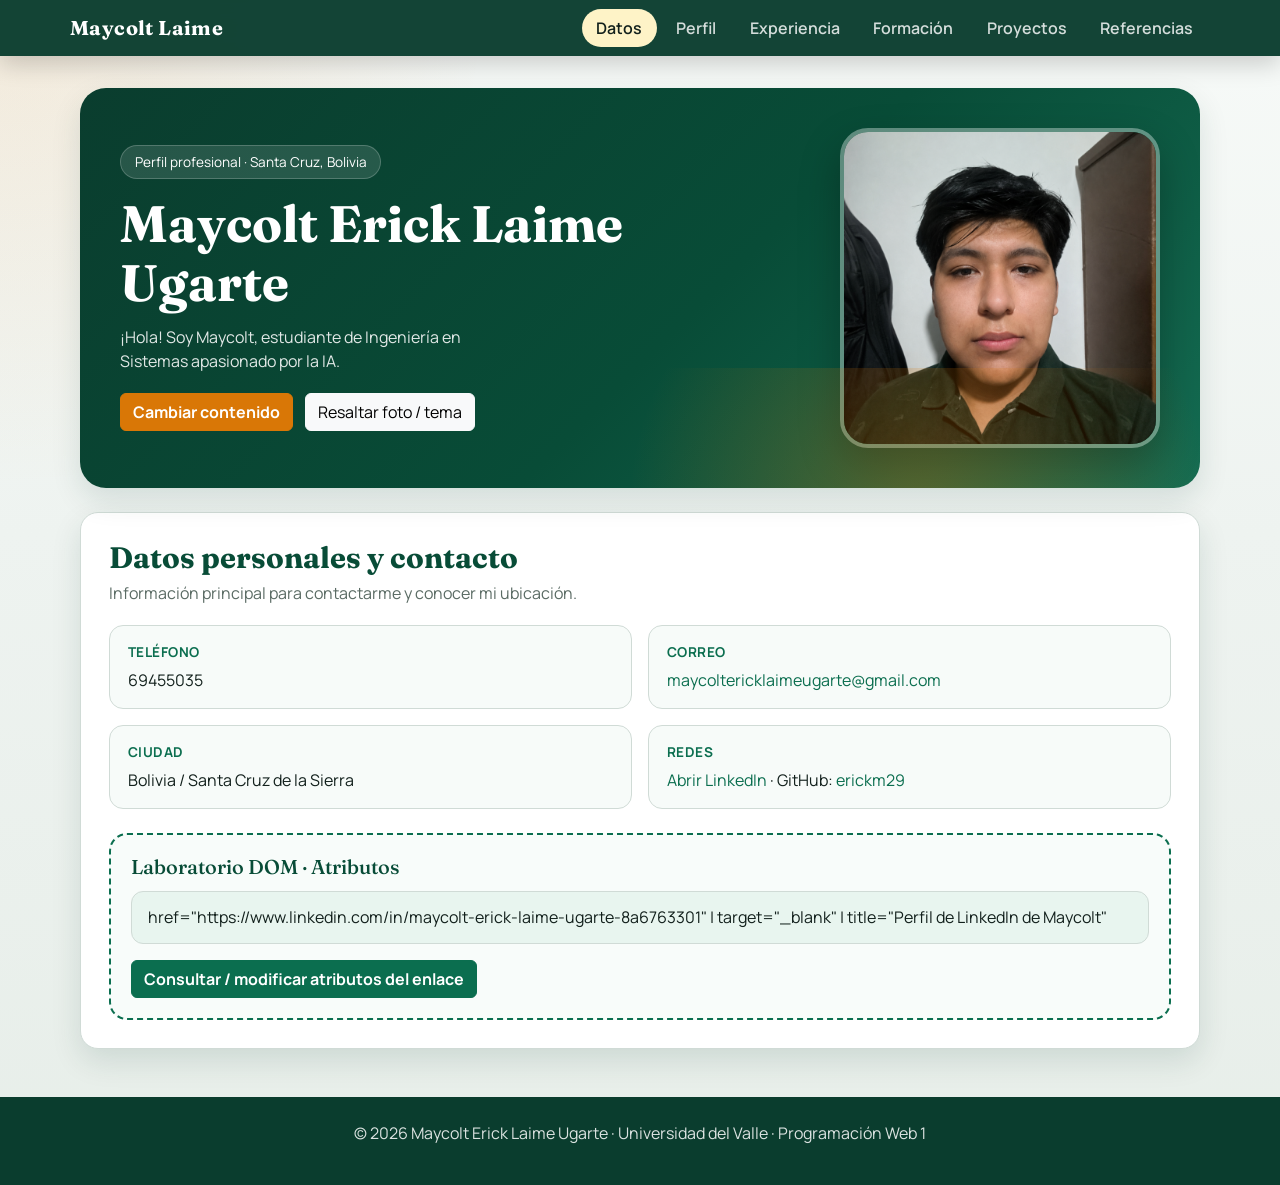
<file: index.html>
﻿<!DOCTYPE html>
<html lang="es">
<head>
  <meta charset="UTF-8">
  <meta name="viewport" content="width=device-width, initial-scale=1.0">
  <title>Datos personales | Maycolt Erick Laime Ugarte</title>
  <link rel="preconnect" href="https://fonts.googleapis.com">
  <link rel="preconnect" href="https://fonts.gstatic.com" crossorigin>
  <link href="https://fonts.googleapis.com/css2?family=Fraunces:opsz,wght@9..144,600;9..144,700&family=Manrope:wght@400;600;700&display=swap" rel="stylesheet">
  <link href="https://cdn.jsdelivr.net/npm/bootstrap@5.3.3/dist/css/bootstrap.min.css" rel="stylesheet">
  <link rel="stylesheet" href="css/styles.css">
</head>
<body>
  <header class="site-header">
    <nav class="navbar navbar-expand-lg navbar-dark container">
      <a class="navbar-brand brand" href="index.html">Maycolt Laime</a>
      <button class="navbar-toggler" type="button" data-bs-toggle="collapse" data-bs-target="#mainNav">
        <span class="navbar-toggler-icon"></span>
      </button>
      <div class="collapse navbar-collapse" id="mainNav">
        <ul class="navbar-nav ms-auto">
          <li class="nav-item"><a class="nav-link" data-nav href="index.html">Datos</a></li>
          <li class="nav-item"><a class="nav-link" data-nav href="perfil.html">Perfil</a></li>
          <li class="nav-item"><a class="nav-link" data-nav href="experiencia.html">Experiencia</a></li>
          <li class="nav-item"><a class="nav-link" data-nav href="formacion.html">Formación</a></li>
          <li class="nav-item"><a class="nav-link" data-nav href="proyectos.html">Proyectos</a></li>
          <li class="nav-item"><a class="nav-link" data-nav href="referencias.html">Referencias</a></li>
        </ul>
      </div>
    </nav>
  </header>

  <main class="page-shell">
    <section class="hero-panel">
      <div>
        <span class="hero-kicker">Perfil profesional · Santa Cruz, Bolivia</span>
        <h1>Maycolt Erick Laime Ugarte</h1>
        <p id="texto-dinamico">¡Hola! Soy Maycolt, estudiante de Ingeniería en Sistemas apasionado por la IA.</p>
        <div class="demo-toolbar">
          <button id="btn-cambiar-contenido" class="btn btn-amber" type="button">Cambiar contenido</button>
          <button id="btn-toggle-clase" class="btn btn-light" type="button">Resaltar foto / tema</button>
        </div>
      </div>
      <img id="foto-perfil" class="profile-photo" src="assets/foto-perfil.png" alt="Foto de perfil de Maycolt Erick Laime Ugarte" title="Foto de perfil">
    </section>

    <section id="panel-clases" class="section-block">
      <h2 class="section-title">Datos personales y contacto</h2>
      <p class="section-lead">Información principal para contactarme y conocer mi ubicación.</p>

      <div class="contact-grid">
        <article class="contact-item">
          <strong>Teléfono</strong>
          <span>69455035</span>
        </article>
        <article class="contact-item">
          <strong>Correo</strong>
          <a href="mailto:maycoltericklaimeugarte@gmail.com">maycoltericklaimeugarte@gmail.com</a>
        </article>
        <article class="contact-item">
          <strong>Ciudad</strong>
          <span>Bolivia / Santa Cruz de la Sierra</span>
        </article>
        <article class="contact-item">
          <strong>Redes</strong>
          <div>
            <a id="link-atributos"
               href="https://www.linkedin.com/in/maycolt-erick-laime-ugarte-8a6763301"
               target="_blank"
               title="Perfil de LinkedIn de Maycolt"
               data-mode="linkedin">Abrir LinkedIn</a>
            · GitHub: <a href="https://github.com/erickm29" target="_blank">erickm29</a>
          </div>
        </article>
      </div>

      <div class="dom-lab">
        <h3>Laboratorio DOM · Atributos</h3>
        <p class="live-note" id="atributos-info">Consultando atributos...</p>
        <button id="btn-atributos" class="btn btn-forest" type="button">Consultar / modificar atributos del enlace</button>
      </div>
    </section>
  </main>

  <footer class="site-footer">
    <p>© 2026 Maycolt Erick Laime Ugarte · Universidad del Valle · Programación Web 1</p>
  </footer>

  <script src="https://cdn.jsdelivr.net/npm/bootstrap@5.3.3/dist/js/bootstrap.bundle.min.js"></script>
  <script src="js/main.js"></script>
</body>
</html>
</file>
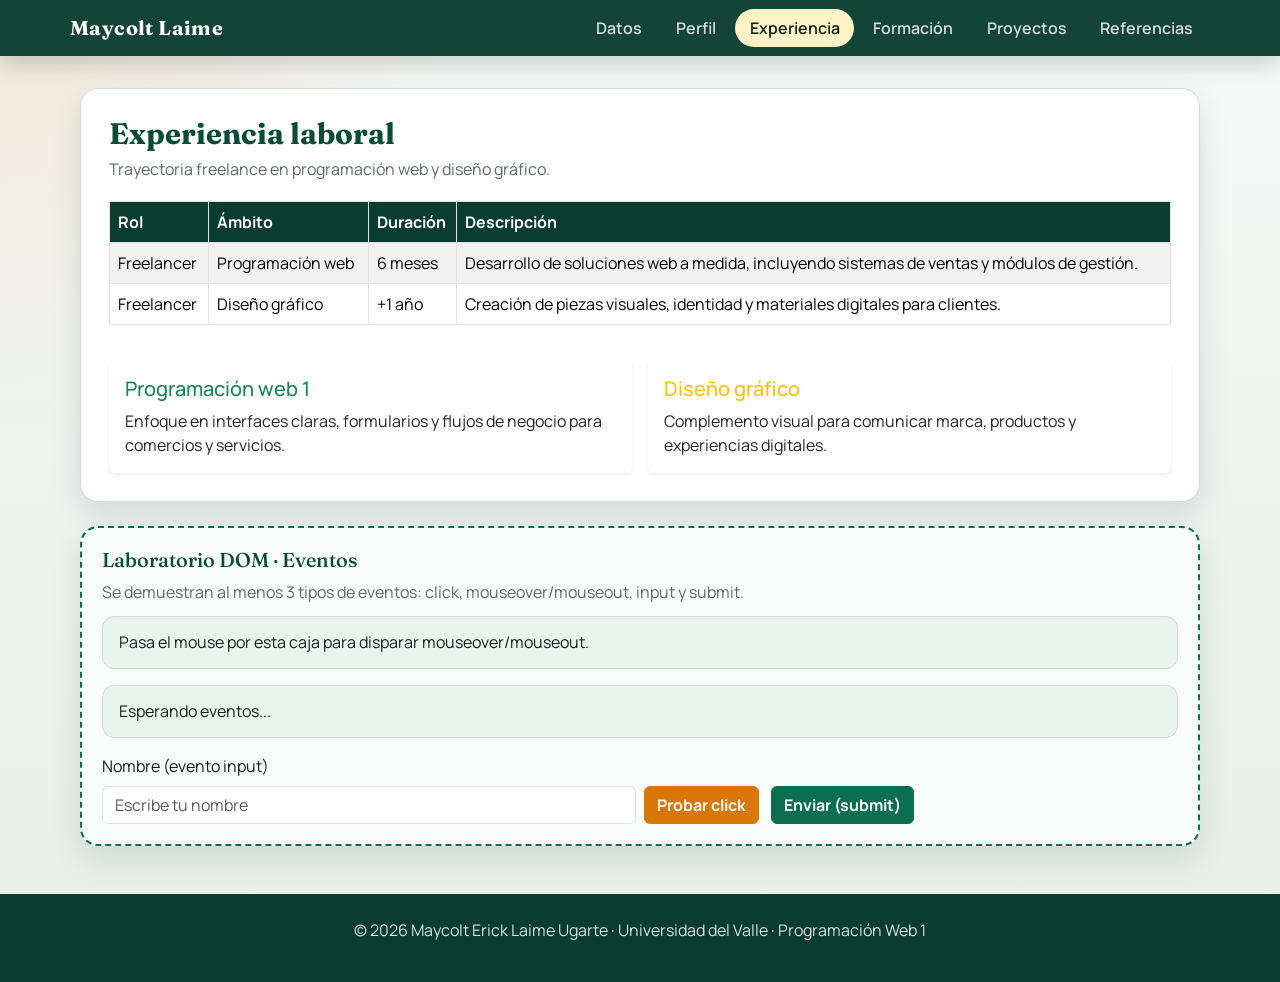
<file: experiencia.html>
﻿<!DOCTYPE html>
<html lang="es">
<head>
  <meta charset="UTF-8">
  <meta name="viewport" content="width=device-width, initial-scale=1.0">
  <title>Experiencia laboral | Maycolt Erick Laime Ugarte</title>
  <link rel="preconnect" href="https://fonts.googleapis.com">
  <link rel="preconnect" href="https://fonts.gstatic.com" crossorigin>
  <link href="https://fonts.googleapis.com/css2?family=Fraunces:opsz,wght@9..144,600;9..144,700&family=Manrope:wght@400;600;700&display=swap" rel="stylesheet">
  <link href="https://cdn.jsdelivr.net/npm/bootstrap@5.3.3/dist/css/bootstrap.min.css" rel="stylesheet">
  <link rel="stylesheet" href="css/styles.css">
</head>
<body>
  <header class="site-header">
    <nav class="navbar navbar-expand-lg navbar-dark container">
      <a class="navbar-brand brand" href="index.html">Maycolt Laime</a>
      <button class="navbar-toggler" type="button" data-bs-toggle="collapse" data-bs-target="#mainNav">
        <span class="navbar-toggler-icon"></span>
      </button>
      <div class="collapse navbar-collapse" id="mainNav">
        <ul class="navbar-nav ms-auto">
          <li class="nav-item"><a class="nav-link" data-nav href="index.html">Datos</a></li>
          <li class="nav-item"><a class="nav-link" data-nav href="perfil.html">Perfil</a></li>
          <li class="nav-item"><a class="nav-link" data-nav href="experiencia.html">Experiencia</a></li>
          <li class="nav-item"><a class="nav-link" data-nav href="formacion.html">Formación</a></li>
          <li class="nav-item"><a class="nav-link" data-nav href="proyectos.html">Proyectos</a></li>
          <li class="nav-item"><a class="nav-link" data-nav href="referencias.html">Referencias</a></li>
        </ul>
      </div>
    </nav>
  </header>

  <main class="page-shell">
    <section class="section-block">
      <h2 class="section-title">Experiencia laboral</h2>
      <p class="section-lead">Trayectoria freelance en programación web y diseño gráfico.</p>

      <div class="table-responsive">
        <table class="table table-striped table-bordered experience-table align-middle">
          <thead>
            <tr>
              <th>Rol</th>
              <th>Ámbito</th>
              <th>Duración</th>
              <th>Descripción</th>
            </tr>
          </thead>
          <tbody>
            <tr>
              <td>Freelancer</td>
              <td>Programación web</td>
              <td>6 meses</td>
              <td>Desarrollo de soluciones web a medida, incluyendo sistemas de ventas y módulos de gestión.</td>
            </tr>
            <tr>
              <td>Freelancer</td>
              <td>Diseño gráfico</td>
              <td>+1 año</td>
              <td>Creación de piezas visuales, identidad y materiales digitales para clientes.</td>
            </tr>
          </tbody>
        </table>
      </div>

      <div class="row g-3 mt-1">
        <div class="col-md-6">
          <div class="card h-100 border-0 shadow-sm">
            <div class="card-body">
              <h3 class="h5 text-success">Programación web 1</h3>
              <p class="mb-0">Enfoque en interfaces claras, formularios y flujos de negocio para comercios y servicios.</p>
            </div>
          </div>
        </div>
        <div class="col-md-6">
          <div class="card h-100 border-0 shadow-sm">
            <div class="card-body">
              <h3 class="h5 text-warning">Diseño gráfico</h3>
              <p class="mb-0">Complemento visual para comunicar marca, productos y experiencias digitales.</p>
            </div>
          </div>
        </div>
      </div>
    </section>

    <section class="dom-lab section-block">
      <h3>Laboratorio DOM · Eventos</h3>
      <p class="section-lead mb-2">Se demuestran al menos 3 tipos de eventos: click, mouseover/mouseout, input y submit.</p>
      <div id="caja-hover" class="live-note">Pasa el mouse por esta caja para disparar mouseover/mouseout.</div>
      <p id="evento-live" class="live-note">Esperando eventos...</p>

      <form id="form-contacto-demo" class="row g-2 align-items-end">
        <div class="col-md-6">
          <label for="input-nombre-demo" class="form-label">Nombre (evento input)</label>
          <input id="input-nombre-demo" class="form-control" type="text" placeholder="Escribe tu nombre">
        </div>
        <div class="col-md-6 demo-toolbar">
          <button id="btn-evento-click" class="btn btn-amber" type="button">Probar click</button>
          <button class="btn btn-forest" type="submit">Enviar (submit)</button>
        </div>
      </form>
    </section>
  </main>

  <footer class="site-footer">
    <p>© 2026 Maycolt Erick Laime Ugarte · Universidad del Valle · Programación Web 1</p>
  </footer>

  <script src="https://cdn.jsdelivr.net/npm/bootstrap@5.3.3/dist/js/bootstrap.bundle.min.js"></script>
  <script src="js/main.js"></script>
</body>
</html>
</file>
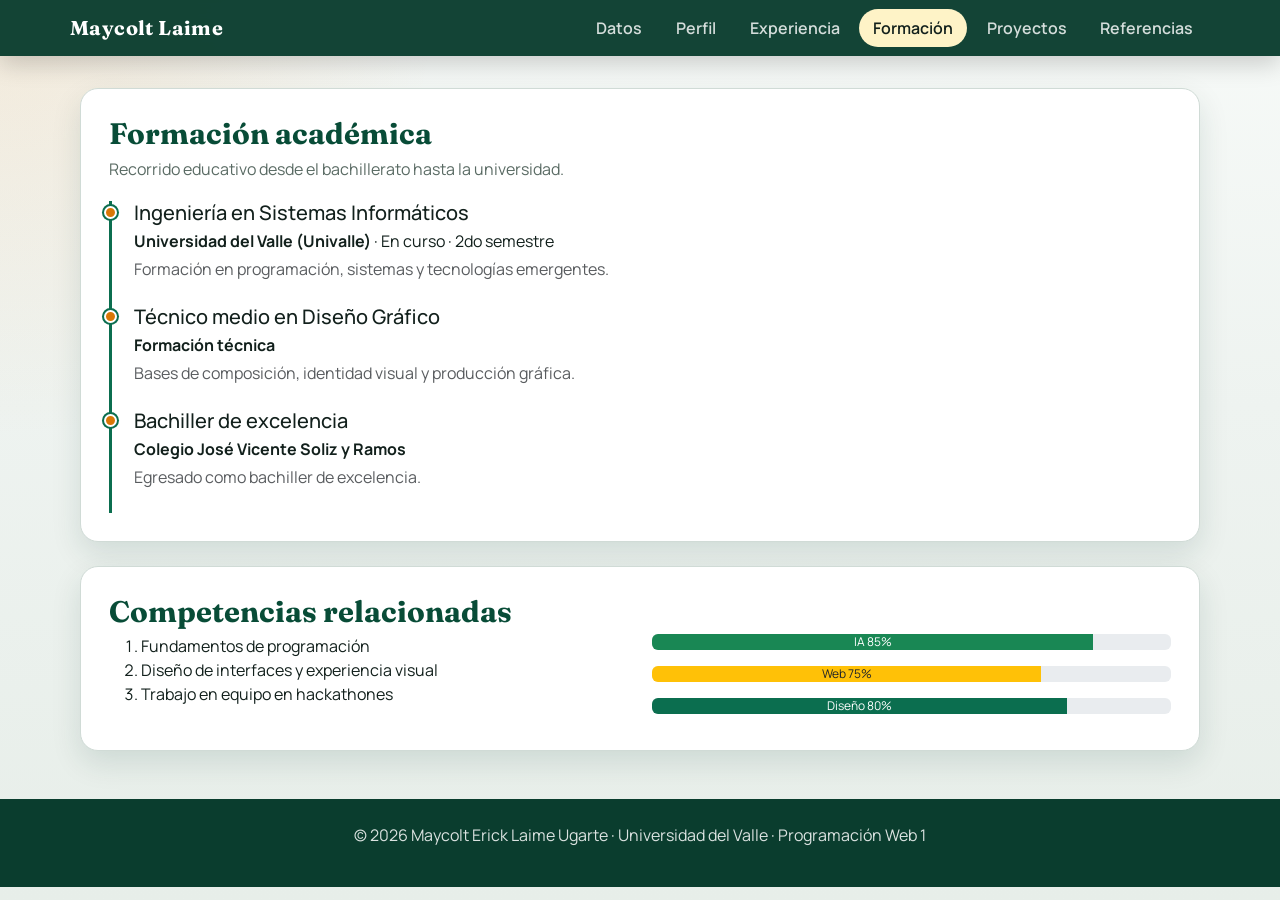
<file: formacion.html>
﻿<!DOCTYPE html>
<html lang="es">
<head>
  <meta charset="UTF-8">
  <meta name="viewport" content="width=device-width, initial-scale=1.0">
  <title>Formación académica | Maycolt Erick Laime Ugarte</title>
  <link rel="preconnect" href="https://fonts.googleapis.com">
  <link rel="preconnect" href="https://fonts.gstatic.com" crossorigin>
  <link href="https://fonts.googleapis.com/css2?family=Fraunces:opsz,wght@9..144,600;9..144,700&family=Manrope:wght@400;600;700&display=swap" rel="stylesheet">
  <link href="https://cdn.jsdelivr.net/npm/bootstrap@5.3.3/dist/css/bootstrap.min.css" rel="stylesheet">
  <link rel="stylesheet" href="css/styles.css">
</head>
<body>
  <header class="site-header">
    <nav class="navbar navbar-expand-lg navbar-dark container">
      <a class="navbar-brand brand" href="index.html">Maycolt Laime</a>
      <button class="navbar-toggler" type="button" data-bs-toggle="collapse" data-bs-target="#mainNav">
        <span class="navbar-toggler-icon"></span>
      </button>
      <div class="collapse navbar-collapse" id="mainNav">
        <ul class="navbar-nav ms-auto">
          <li class="nav-item"><a class="nav-link" data-nav href="index.html">Datos</a></li>
          <li class="nav-item"><a class="nav-link" data-nav href="perfil.html">Perfil</a></li>
          <li class="nav-item"><a class="nav-link" data-nav href="experiencia.html">Experiencia</a></li>
          <li class="nav-item"><a class="nav-link" data-nav href="formacion.html">Formación</a></li>
          <li class="nav-item"><a class="nav-link" data-nav href="proyectos.html">Proyectos</a></li>
          <li class="nav-item"><a class="nav-link" data-nav href="referencias.html">Referencias</a></li>
        </ul>
      </div>
    </nav>
  </header>

  <main class="page-shell">
    <section class="section-block">
      <h2 class="section-title">Formación académica</h2>
      <p class="section-lead">Recorrido educativo desde el bachillerato hasta la universidad.</p>

      <ul class="timeline">
        <li>
          <h3 class="h5 mb-1">Ingeniería en Sistemas Informáticos</h3>
          <p class="mb-1"><strong>Universidad del Valle (Univalle)</strong> · En curso · 2do semestre</p>
          <p class="text-muted mb-0">Formación en programación, sistemas y tecnologías emergentes.</p>
        </li>
        <li>
          <h3 class="h5 mb-1">Técnico medio en Diseño Gráfico</h3>
          <p class="mb-1"><strong>Formación técnica</strong></p>
          <p class="text-muted mb-0">Bases de composición, identidad visual y producción gráfica.</p>
        </li>
        <li>
          <h3 class="h5 mb-1">Bachiller de excelencia</h3>
          <p class="mb-1"><strong>Colegio José Vicente Soliz y Ramos</strong></p>
          <p class="text-muted mb-0">Egresado como bachiller de excelencia.</p>
        </li>
      </ul>
    </section>

    <section class="section-block">
      <h2 class="section-title">Competencias relacionadas</h2>
      <div class="row">
        <div class="col-md-6">
          <ol>
            <li>Fundamentos de programación</li>
            <li>Diseño de interfaces y experiencia visual</li>
            <li>Trabajo en equipo en hackathones</li>
          </ol>
        </div>
        <div class="col-md-6">
          <div class="progress mb-3" role="progressbar" aria-label="IA" aria-valuenow="85" aria-valuemin="0" aria-valuemax="100">
            <div class="progress-bar bg-success" style="width: 85%">IA 85%</div>
          </div>
          <div class="progress mb-3" role="progressbar" aria-label="Web" aria-valuenow="75" aria-valuemin="0" aria-valuemax="100">
            <div class="progress-bar bg-warning text-dark" style="width: 75%">Web 75%</div>
          </div>
          <div class="progress" role="progressbar" aria-label="Diseño" aria-valuenow="80" aria-valuemin="0" aria-valuemax="100">
            <div class="progress-bar" style="width: 80%; background:#0b6e4f;">Diseño 80%</div>
          </div>
        </div>
      </div>
    </section>
  </main>

  <footer class="site-footer">
    <p>© 2026 Maycolt Erick Laime Ugarte · Universidad del Valle · Programación Web 1</p>
  </footer>

  <script src="https://cdn.jsdelivr.net/npm/bootstrap@5.3.3/dist/js/bootstrap.bundle.min.js"></script>
  <script src="js/main.js"></script>
</body>
</html>
</file>
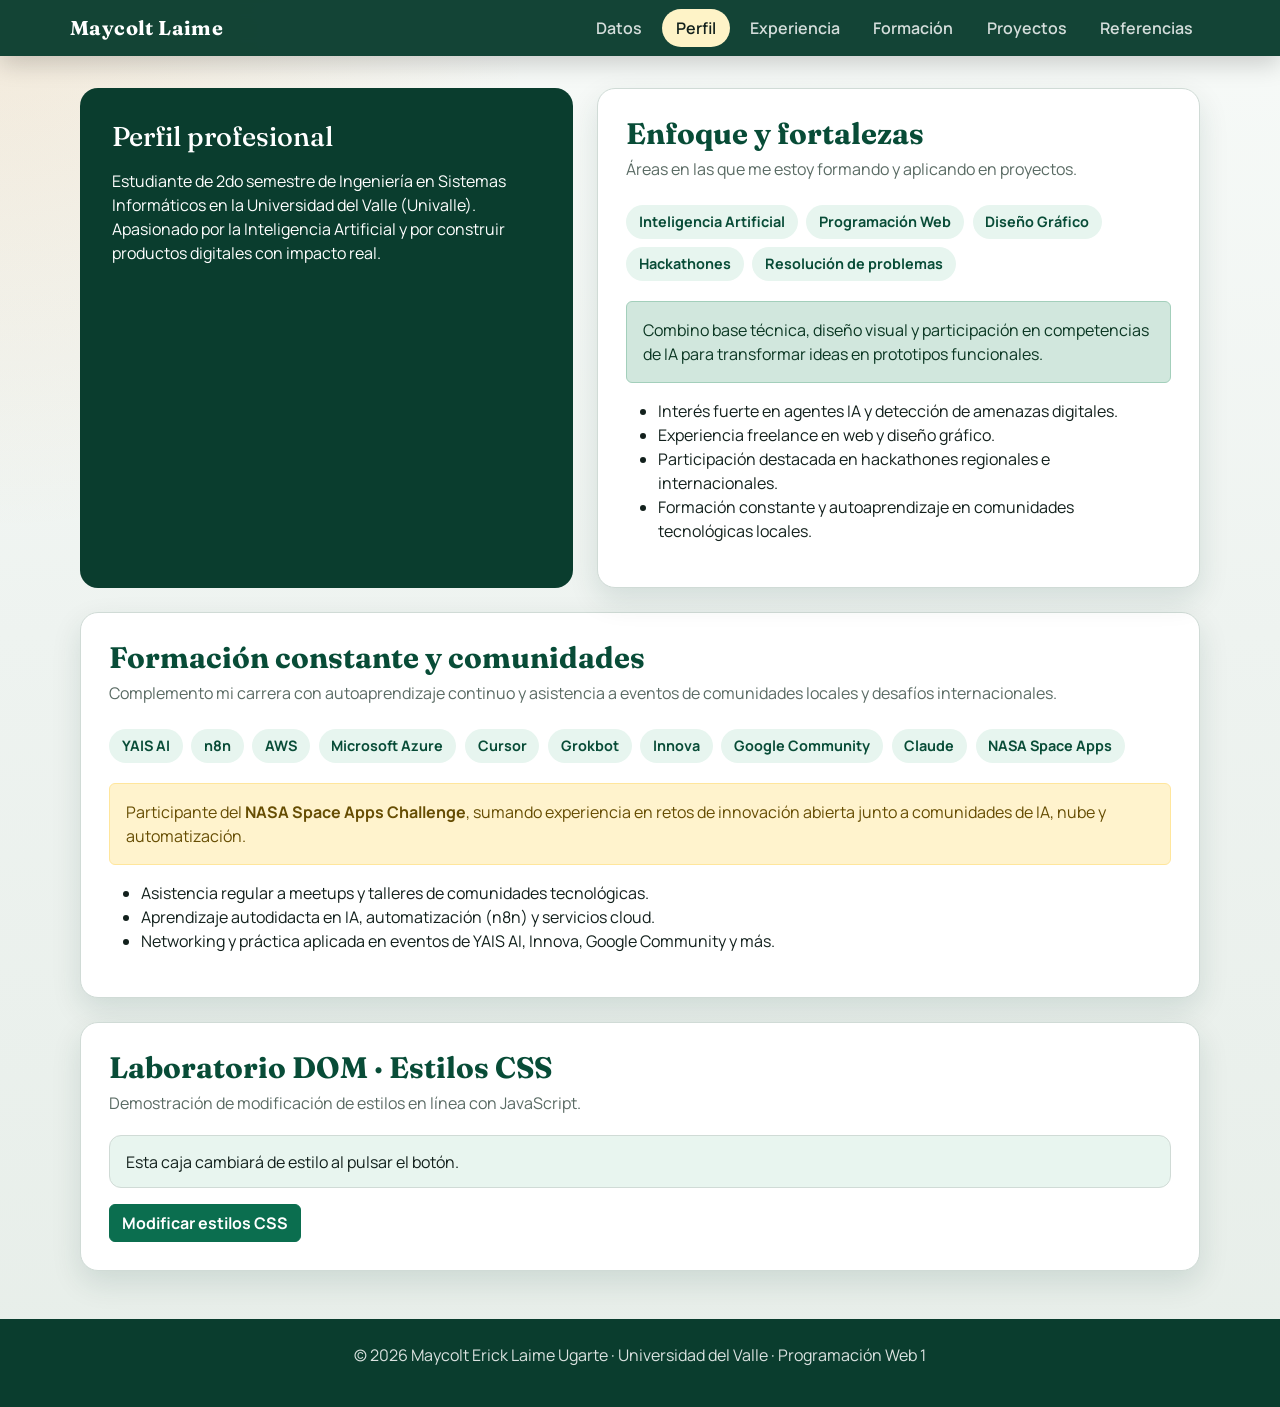
<file: perfil.html>
﻿<!DOCTYPE html>
<html lang="es">
<head>
  <meta charset="UTF-8">
  <meta name="viewport" content="width=device-width, initial-scale=1.0">
  <title>Perfil profesional | Maycolt Erick Laime Ugarte</title>
  <link rel="preconnect" href="https://fonts.googleapis.com">
  <link rel="preconnect" href="https://fonts.gstatic.com" crossorigin>
  <link href="https://fonts.googleapis.com/css2?family=Fraunces:opsz,wght@9..144,600;9..144,700&family=Manrope:wght@400;600;700&display=swap" rel="stylesheet">
  <link href="https://cdn.jsdelivr.net/npm/bootstrap@5.3.3/dist/css/bootstrap.min.css" rel="stylesheet">
  <link rel="stylesheet" href="css/styles.css">
</head>
<body>
  <header class="site-header">
    <nav class="navbar navbar-expand-lg navbar-dark container">
      <a class="navbar-brand brand" href="index.html">Maycolt Laime</a>
      <button class="navbar-toggler" type="button" data-bs-toggle="collapse" data-bs-target="#mainNav">
        <span class="navbar-toggler-icon"></span>
      </button>
      <div class="collapse navbar-collapse" id="mainNav">
        <ul class="navbar-nav ms-auto">
          <li class="nav-item"><a class="nav-link" data-nav href="index.html">Datos</a></li>
          <li class="nav-item"><a class="nav-link" data-nav href="perfil.html">Perfil</a></li>
          <li class="nav-item"><a class="nav-link" data-nav href="experiencia.html">Experiencia</a></li>
          <li class="nav-item"><a class="nav-link" data-nav href="formacion.html">Formación</a></li>
          <li class="nav-item"><a class="nav-link" data-nav href="proyectos.html">Proyectos</a></li>
          <li class="nav-item"><a class="nav-link" data-nav href="referencias.html">Referencias</a></li>
        </ul>
      </div>
    </nav>
  </header>

  <main class="page-shell">
    <section class="profile-layout">
      <aside class="quote-box">
        <h2>Perfil profesional</h2>
        <p class="mt-3 mb-0">
          Estudiante de 2do semestre de Ingeniería en Sistemas Informáticos en la
          Universidad del Valle (Univalle). Apasionado por la Inteligencia Artificial
          y por construir productos digitales con impacto real.
        </p>
      </aside>

      <section class="section-block m-0">
        <h2 class="section-title">Enfoque y fortalezas</h2>
        <p class="section-lead">Áreas en las que me estoy formando y aplicando en proyectos.</p>

        <div class="mb-3">
          <span class="skill-chip">Inteligencia Artificial</span>
          <span class="skill-chip">Programación Web</span>
          <span class="skill-chip">Diseño Gráfico</span>
          <span class="skill-chip">Hackathones</span>
          <span class="skill-chip">Resolución de problemas</span>
        </div>

        <div class="alert alert-success" role="alert">
          Combino base técnica, diseño visual y participación en competencias de IA
          para transformar ideas en prototipos funcionales.
        </div>

        <ul>
          <li>Interés fuerte en agentes IA y detección de amenazas digitales.</li>
          <li>Experiencia freelance en web y diseño gráfico.</li>
          <li>Participación destacada en hackathones regionales e internacionales.</li>
          <li>Formación constante y autoaprendizaje en comunidades tecnológicas locales.</li>
        </ul>
      </section>
    </section>

    <section class="section-block">
      <h2 class="section-title">Formación constante y comunidades</h2>
      <p class="section-lead">
        Complemento mi carrera con autoaprendizaje continuo y asistencia a eventos
        de comunidades locales y desafíos internacionales.
      </p>
      <div class="mb-3">
        <span class="skill-chip">YAIS AI</span>
        <span class="skill-chip">n8n</span>
        <span class="skill-chip">AWS</span>
        <span class="skill-chip">Microsoft Azure</span>
        <span class="skill-chip">Cursor</span>
        <span class="skill-chip">Grokbot</span>
        <span class="skill-chip">Innova</span>
        <span class="skill-chip">Google Community</span>
        <span class="skill-chip">Claude</span>
        <span class="skill-chip">NASA Space Apps</span>
      </div>
      <div class="alert alert-warning" role="alert">
        Participante del <strong>NASA Space Apps Challenge</strong>, sumando experiencia
        en retos de innovación abierta junto a comunidades de IA, nube y automatización.
      </div>
      <ul>
        <li>Asistencia regular a meetups y talleres de comunidades tecnológicas.</li>
        <li>Aprendizaje autodidacta en IA, automatización (n8n) y servicios cloud.</li>
        <li>Networking y práctica aplicada en eventos de YAIS AI, Innova, Google Community y más.</li>
      </ul>
    </section>

    <section class="section-block">
      <h2 class="section-title">Laboratorio DOM · Estilos CSS</h2>
      <p class="section-lead">Demostración de modificación de estilos en línea con JavaScript.</p>
      <div id="caja-estilo" class="live-note">Esta caja cambiará de estilo al pulsar el botón.</div>
      <button id="btn-cambiar-estilo" class="btn btn-forest" type="button">Modificar estilos CSS</button>
    </section>
  </main>

  <footer class="site-footer">
    <p>© 2026 Maycolt Erick Laime Ugarte · Universidad del Valle · Programación Web 1</p>
  </footer>

  <script src="https://cdn.jsdelivr.net/npm/bootstrap@5.3.3/dist/js/bootstrap.bundle.min.js"></script>
  <script src="js/main.js"></script>
</body>
</html>
</file>
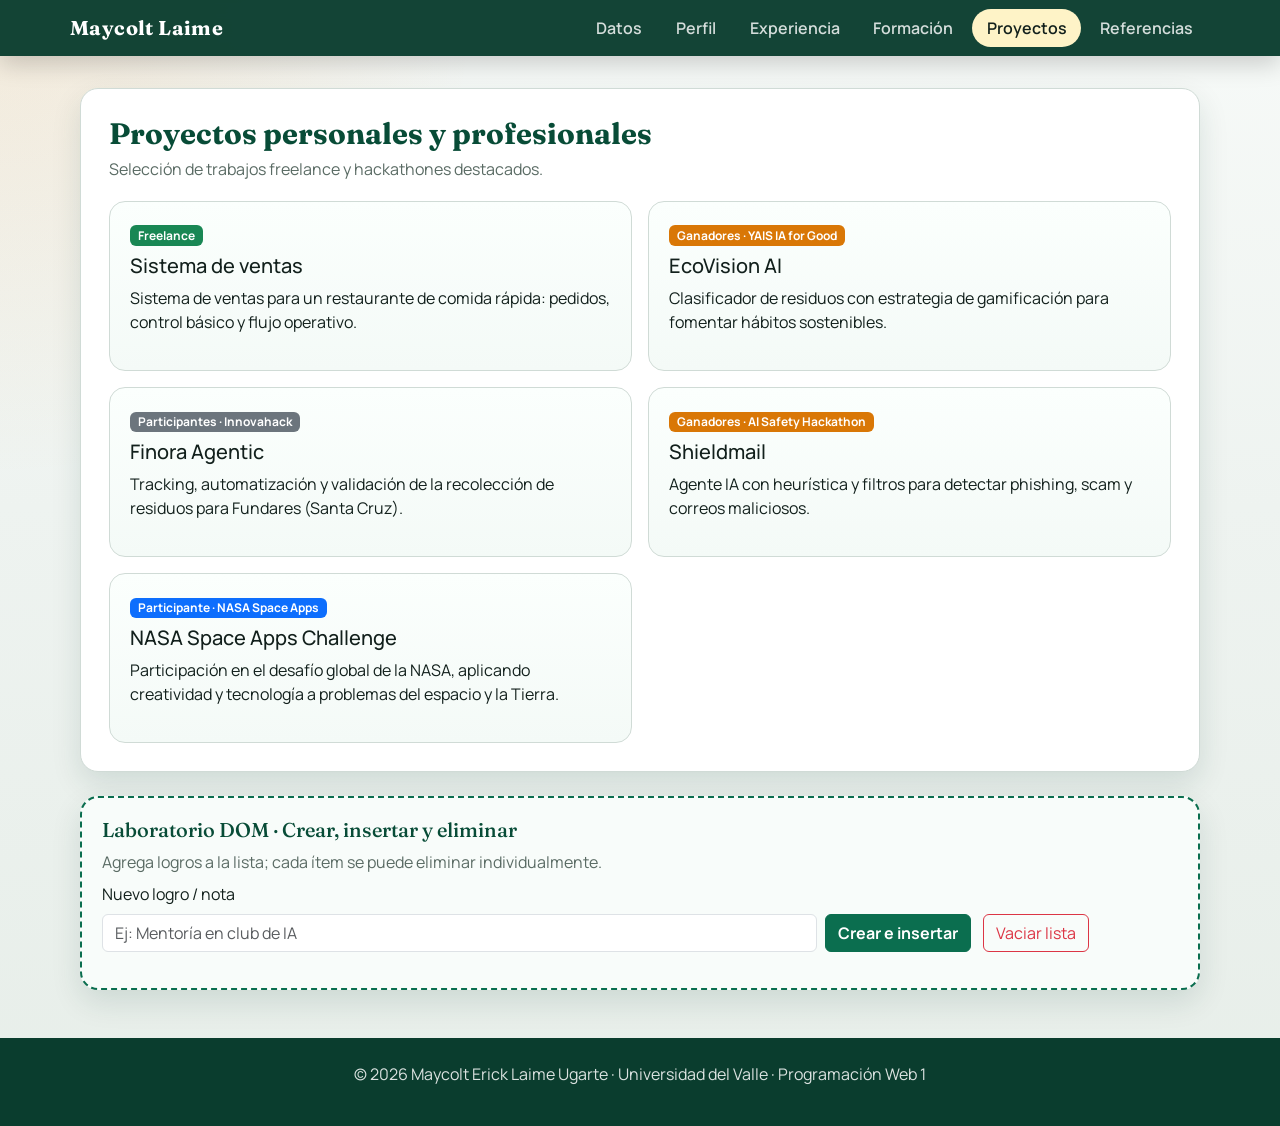
<file: proyectos.html>
﻿<!DOCTYPE html>
<html lang="es">
<head>
  <meta charset="UTF-8">
  <meta name="viewport" content="width=device-width, initial-scale=1.0">
  <title>Proyectos | Maycolt Erick Laime Ugarte</title>
  <link rel="preconnect" href="https://fonts.googleapis.com">
  <link rel="preconnect" href="https://fonts.gstatic.com" crossorigin>
  <link href="https://fonts.googleapis.com/css2?family=Fraunces:opsz,wght@9..144,600;9..144,700&family=Manrope:wght@400;600;700&display=swap" rel="stylesheet">
  <link href="https://cdn.jsdelivr.net/npm/bootstrap@5.3.3/dist/css/bootstrap.min.css" rel="stylesheet">
  <link rel="stylesheet" href="css/styles.css">
</head>
<body>
  <header class="site-header">
    <nav class="navbar navbar-expand-lg navbar-dark container">
      <a class="navbar-brand brand" href="index.html">Maycolt Laime</a>
      <button class="navbar-toggler" type="button" data-bs-toggle="collapse" data-bs-target="#mainNav">
        <span class="navbar-toggler-icon"></span>
      </button>
      <div class="collapse navbar-collapse" id="mainNav">
        <ul class="navbar-nav ms-auto">
          <li class="nav-item"><a class="nav-link" data-nav href="index.html">Datos</a></li>
          <li class="nav-item"><a class="nav-link" data-nav href="perfil.html">Perfil</a></li>
          <li class="nav-item"><a class="nav-link" data-nav href="experiencia.html">Experiencia</a></li>
          <li class="nav-item"><a class="nav-link" data-nav href="formacion.html">Formación</a></li>
          <li class="nav-item"><a class="nav-link" data-nav href="proyectos.html">Proyectos</a></li>
          <li class="nav-item"><a class="nav-link" data-nav href="referencias.html">Referencias</a></li>
        </ul>
      </div>
    </nav>
  </header>

  <main class="page-shell">
    <section class="section-block">
      <h2 class="section-title">Proyectos personales y profesionales</h2>
      <p class="section-lead">Selección de trabajos freelance y hackathones destacados.</p>

      <div class="project-grid">
        <article class="project-card">
          <span class="badge text-bg-success mb-2">Freelance</span>
          <h3 class="h5">Sistema de ventas</h3>
          <p>Sistema de ventas para un restaurante de comida rápida: pedidos, control básico y flujo operativo.</p>
        </article>

        <article class="project-card">
          <span class="badge badge-win mb-2">Ganadores · YAIS IA for Good</span>
          <h3 class="h5">EcoVision AI</h3>
          <p>Clasificador de residuos con estrategia de gamificación para fomentar hábitos sostenibles.</p>
        </article>

        <article class="project-card">
          <span class="badge text-bg-secondary mb-2">Participantes · Innovahack</span>
          <h3 class="h5">Finora Agentic</h3>
          <p>Tracking, automatización y validación de la recolección de residuos para Fundares (Santa Cruz).</p>
        </article>

        <article class="project-card">
          <span class="badge badge-win mb-2">Ganadores · AI Safety Hackathon</span>
          <h3 class="h5">Shieldmail</h3>
          <p>Agente IA con heurística y filtros para detectar phishing, scam y correos maliciosos.</p>
        </article>

        <article class="project-card">
          <span class="badge text-bg-primary mb-2">Participante · NASA Space Apps</span>
          <h3 class="h5">NASA Space Apps Challenge</h3>
          <p>Participación en el desafío global de la NASA, aplicando creatividad y tecnología a problemas del espacio y la Tierra.</p>
        </article>
      </div>
    </section>

    <section class="dom-lab section-block">
      <h3>Laboratorio DOM · Crear, insertar y eliminar</h3>
      <p class="section-lead mb-2">Agrega logros a la lista; cada ítem se puede eliminar individualmente.</p>

      <div class="row g-2 align-items-end mb-3">
        <div class="col-md-8">
          <label for="nuevo-item" class="form-label">Nuevo logro / nota</label>
          <input id="nuevo-item" class="form-control" type="text" placeholder="Ej: Mentoría en club de IA">
        </div>
        <div class="col-md-4 demo-toolbar">
          <button id="btn-agregar-item" class="btn btn-forest" type="button">Crear e insertar</button>
          <button id="btn-limpiar-lista" class="btn btn-outline-danger" type="button">Vaciar lista</button>
        </div>
      </div>

      <ul id="lista-dinamica" class="dynamic-list"></ul>
    </section>
  </main>

  <footer class="site-footer">
    <p>© 2026 Maycolt Erick Laime Ugarte · Universidad del Valle · Programación Web 1</p>
  </footer>

  <script src="https://cdn.jsdelivr.net/npm/bootstrap@5.3.3/dist/js/bootstrap.bundle.min.js"></script>
  <script src="js/main.js"></script>
</body>
</html>
</file>
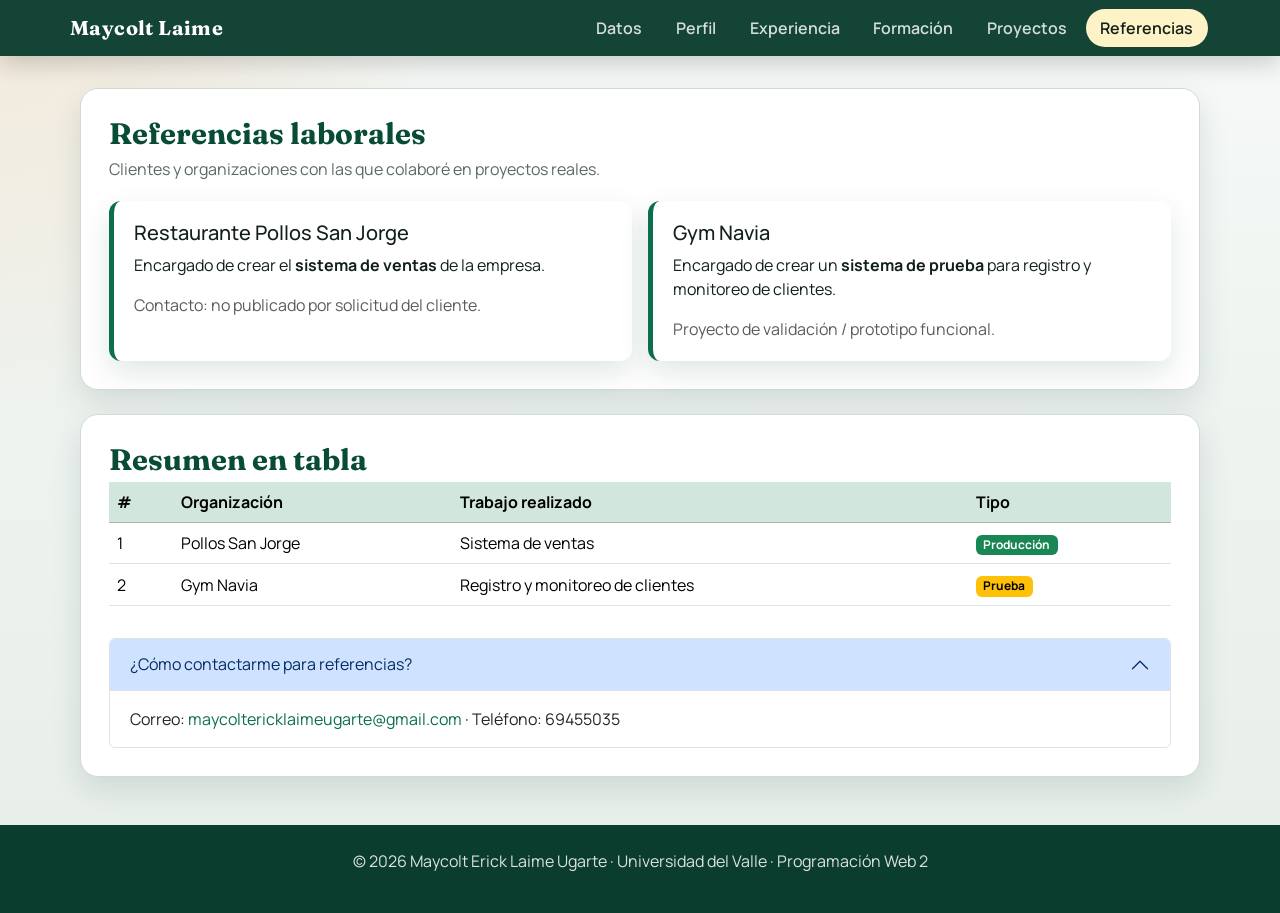
<file: referencias.html>
﻿<!DOCTYPE html>
<html lang="es">
<head>
  <meta charset="UTF-8">
  <meta name="viewport" content="width=device-width, initial-scale=1.0">
  <title>Referencias laborales | Maycolt Erick Laime Ugarte</title>
  <link rel="preconnect" href="https://fonts.googleapis.com">
  <link rel="preconnect" href="https://fonts.gstatic.com" crossorigin>
  <link href="https://fonts.googleapis.com/css2?family=Fraunces:opsz,wght@9..144,600;9..144,700&family=Manrope:wght@400;600;700&display=swap" rel="stylesheet">
  <link href="https://cdn.jsdelivr.net/npm/bootstrap@5.3.3/dist/css/bootstrap.min.css" rel="stylesheet">
  <link rel="stylesheet" href="css/styles.css">
</head>
<body>
  <header class="site-header">
    <nav class="navbar navbar-expand-lg navbar-dark container">
      <a class="navbar-brand brand" href="index.html">Maycolt Laime</a>
      <button class="navbar-toggler" type="button" data-bs-toggle="collapse" data-bs-target="#mainNav">
        <span class="navbar-toggler-icon"></span>
      </button>
      <div class="collapse navbar-collapse" id="mainNav">
        <ul class="navbar-nav ms-auto">
          <li class="nav-item"><a class="nav-link" data-nav href="index.html">Datos</a></li>
          <li class="nav-item"><a class="nav-link" data-nav href="perfil.html">Perfil</a></li>
          <li class="nav-item"><a class="nav-link" data-nav href="experiencia.html">Experiencia</a></li>
          <li class="nav-item"><a class="nav-link" data-nav href="formacion.html">Formación</a></li>
          <li class="nav-item"><a class="nav-link" data-nav href="proyectos.html">Proyectos</a></li>
          <li class="nav-item"><a class="nav-link" data-nav href="referencias.html">Referencias</a></li>
        </ul>
      </div>
    </nav>
  </header>

  <main class="page-shell">
    <section class="section-block">
      <h2 class="section-title">Referencias laborales</h2>
      <p class="section-lead">Clientes y organizaciones con las que colaboré en proyectos reales.</p>

      <div class="reference-board">
        <article class="reference-card">
          <h3 class="h5">Restaurante Pollos San Jorge</h3>
          <p>Encargado de crear el <strong>sistema de ventas</strong> de la empresa.</p>
          <p class="mb-0 text-muted">Contacto: no publicado por solicitud del cliente.</p>
        </article>

        <article class="reference-card">
          <h3 class="h5">Gym Navia</h3>
          <p>Encargado de crear un <strong>sistema de prueba</strong> para registro y monitoreo de clientes.</p>
          <p class="mb-0 text-muted">Proyecto de validación / prototipo funcional.</p>
        </article>
      </div>
    </section>

    <section class="section-block">
      <h2 class="section-title">Resumen en tabla</h2>
      <div class="table-responsive">
        <table class="table table-hover align-middle">
          <thead class="table-success">
            <tr>
              <th>#</th>
              <th>Organización</th>
              <th>Trabajo realizado</th>
              <th>Tipo</th>
            </tr>
          </thead>
          <tbody>
            <tr>
              <td>1</td>
              <td>Pollos San Jorge</td>
              <td>Sistema de ventas</td>
              <td><span class="badge text-bg-success">Producción</span></td>
            </tr>
            <tr>
              <td>2</td>
              <td>Gym Navia</td>
              <td>Registro y monitoreo de clientes</td>
              <td><span class="badge text-bg-warning">Prueba</span></td>
            </tr>
          </tbody>
        </table>
      </div>

      <div class="accordion mt-3" id="accordionRefs">
        <div class="accordion-item">
          <h2 class="accordion-header">
            <button class="accordion-button" type="button" data-bs-toggle="collapse" data-bs-target="#collapseOne">
              ¿Cómo contactarme para referencias?
            </button>
          </h2>
          <div id="collapseOne" class="accordion-collapse collapse show" data-bs-parent="#accordionRefs">
            <div class="accordion-body">
              Correo: <a href="mailto:maycoltericklaimeugarte@gmail.com">maycoltericklaimeugarte@gmail.com</a>
              · Teléfono: 69455035
            </div>
          </div>
        </div>
      </div>
    </section>
  </main>

  <footer class="site-footer">
    <p>© 2026 Maycolt Erick Laime Ugarte · Universidad del Valle · Programación Web 2</p>
  </footer>

  <script src="https://cdn.jsdelivr.net/npm/bootstrap@5.3.3/dist/js/bootstrap.bundle.min.js"></script>
  <script src="js/main.js"></script>
</body>
</html>
</file>
<file: css/styles.css>
/* Paleta: bosque profundo + ámbar técnico */
:root {
  --bg: #eef3f0;
  --surface: #ffffff;
  --ink: #12201c;
  --muted: #5a6b64;
  --primary: #0b6e4f;
  --primary-dark: #084c37;
  --accent: #d97706;
  --accent-soft: #fef3c7;
  --line: #d0dbd6;
  --hero: #0a3d2e;
  --shadow: 0 12px 30px rgba(10, 61, 46, 0.12);
  --radius: 18px;
  --font-display: "Fraunces", Georgia, serif;
  --font-body: "Manrope", "Segoe UI", sans-serif;
}

* {
  box-sizing: border-box;
}

html {
  scroll-behavior: smooth;
}

body {
  margin: 0;
  font-family: var(--font-body);
  color: var(--ink);
  background:
    radial-gradient(circle at top left, rgba(217, 119, 6, 0.12), transparent 28%),
    linear-gradient(180deg, #f7faf8 0%, var(--bg) 45%, #e7eee9 100%);
  min-height: 100vh;
}

a {
  color: var(--primary);
  text-decoration: none;
}

a:hover {
  color: var(--accent);
}

img {
  max-width: 100%;
  display: block;
}

.site-header {
  position: sticky;
  top: 0;
  z-index: 1000;
  background: rgba(10, 61, 46, 0.96);
  backdrop-filter: blur(10px);
  box-shadow: 0 8px 24px rgba(0, 0, 0, 0.18);
}

.brand {
  font-family: var(--font-display);
  font-weight: 700;
  letter-spacing: 0.02em;
  color: #fff !important;
}

.navbar-dark .navbar-nav .nav-link {
  color: rgba(255, 255, 255, 0.82);
  font-weight: 600;
  margin: 0 0.15rem;
  border-radius: 999px;
  padding: 0.45rem 0.9rem !important;
}

.navbar-dark .navbar-nav .nav-link:hover,
.navbar-dark .navbar-nav .nav-link.active {
  color: #12201c !important;
  background: var(--accent-soft);
}

.page-shell {
  width: min(1120px, calc(100% - 2rem));
  margin: 2rem auto 3rem;
}

.hero-panel {
  display: grid;
  grid-template-columns: 1.1fr 0.9fr;
  gap: 2rem;
  align-items: center;
  background: linear-gradient(135deg, var(--hero), var(--primary-dark) 55%, #146c52);
  color: #fff;
  border-radius: calc(var(--radius) + 8px);
  padding: 2.5rem;
  box-shadow: var(--shadow);
  overflow: hidden;
  position: relative;
}

.hero-panel::after {
  content: "";
  position: absolute;
  inset: auto -10% -40% 40%;
  height: 280px;
  background: radial-gradient(circle, rgba(217, 119, 6, 0.35), transparent 70%);
  pointer-events: none;
}

.hero-kicker {
  display: inline-block;
  background: rgba(255, 255, 255, 0.12);
  border: 1px solid rgba(255, 255, 255, 0.2);
  border-radius: 999px;
  padding: 0.35rem 0.85rem;
  font-size: 0.85rem;
  margin-bottom: 1rem;
}

.hero-panel h1,
.section-title {
  font-family: var(--font-display);
  font-weight: 700;
  line-height: 1.15;
}

.hero-panel h1 {
  font-size: clamp(2rem, 4vw, 3.2rem);
  margin-bottom: 0.75rem;
}

.hero-panel p {
  color: rgba(255, 255, 255, 0.88);
  max-width: 36ch;
}

.profile-photo {
  width: min(320px, 100%);
  aspect-ratio: 1;
  object-fit: cover;
  border-radius: 28px;
  border: 4px solid rgba(255, 255, 255, 0.35);
  box-shadow: 0 18px 40px rgba(0, 0, 0, 0.28);
  margin-left: auto;
  transition: transform 0.35s ease, filter 0.35s ease;
}

.profile-photo.is-highlighted {
  transform: scale(1.04) rotate(-1.5deg);
  filter: saturate(1.15);
}

.section-block {
  background: var(--surface);
  border: 1px solid var(--line);
  border-radius: var(--radius);
  padding: 1.75rem;
  box-shadow: var(--shadow);
  margin-top: 1.5rem;
}

.section-title {
  font-size: 1.85rem;
  margin-bottom: 0.35rem;
  color: var(--primary-dark);
}

.section-lead {
  color: var(--muted);
  margin-bottom: 1.25rem;
}

.contact-grid {
  display: grid;
  grid-template-columns: repeat(2, minmax(0, 1fr));
  gap: 1rem;
}

.contact-item {
  background: #f7fbf9;
  border: 1px solid var(--line);
  border-radius: 14px;
  padding: 1rem 1.1rem;
}

.contact-item strong {
  display: block;
  color: var(--primary);
  font-size: 0.85rem;
  text-transform: uppercase;
  letter-spacing: 0.04em;
  margin-bottom: 0.35rem;
}

.demo-toolbar {
  display: flex;
  flex-wrap: wrap;
  gap: 0.75rem;
  margin-top: 1.25rem;
}

.btn-forest {
  background: var(--primary);
  border-color: var(--primary);
  color: #fff;
  font-weight: 700;
}

.btn-forest:hover,
.btn-forest:focus {
  background: var(--primary-dark);
  border-color: var(--primary-dark);
  color: #fff;
}

.btn-amber {
  background: var(--accent);
  border-color: var(--accent);
  color: #fff;
  font-weight: 700;
}

.btn-amber:hover,
.btn-amber:focus {
  background: #b45309;
  border-color: #b45309;
  color: #fff;
}

.theme-warm {
  background: linear-gradient(180deg, #fff8eb, #fff) !important;
  border-color: #f1d3a0 !important;
}

.theme-warm .section-title {
  color: #92400e;
}

.profile-layout {
  display: grid;
  grid-template-columns: 0.9fr 1.1fr;
  gap: 1.5rem;
}

.quote-box {
  background: var(--hero);
  color: #fff;
  border-radius: var(--radius);
  padding: 2rem;
  min-height: 100%;
}

.quote-box h2 {
  font-family: var(--font-display);
  font-size: 1.7rem;
}

.skill-chip {
  display: inline-block;
  margin: 0.25rem 0.35rem 0.25rem 0;
  padding: 0.4rem 0.8rem;
  border-radius: 999px;
  background: #e7f5ef;
  color: var(--primary-dark);
  font-weight: 700;
  font-size: 0.9rem;
}

.skill-chip.active-chip {
  background: var(--accent);
  color: #fff;
}

.experience-table th {
  background: var(--hero);
  color: #fff;
}

.timeline {
  list-style: none;
  margin: 0;
  padding: 0;
  border-left: 3px solid var(--primary);
}

.timeline li {
  position: relative;
  padding: 0 0 1.5rem 1.4rem;
}

.timeline li::before {
  content: "";
  position: absolute;
  left: -8px;
  top: 0.35rem;
  width: 13px;
  height: 13px;
  border-radius: 50%;
  background: var(--accent);
  border: 2px solid #fff;
  box-shadow: 0 0 0 2px var(--primary);
}

.project-grid {
  display: grid;
  grid-template-columns: repeat(2, minmax(0, 1fr));
  gap: 1rem;
}

.project-card {
  border: 1px solid var(--line);
  border-radius: 16px;
  padding: 1.25rem;
  background: linear-gradient(180deg, #fbfffd, #f4faf7);
  transition: transform 0.25s ease, box-shadow 0.25s ease;
}

.project-card:hover {
  transform: translateY(-4px);
  box-shadow: var(--shadow);
}

.badge-win {
  background: var(--accent) !important;
}

.reference-board {
  display: grid;
  grid-template-columns: 1fr 1fr;
  gap: 1rem;
}

.reference-card {
  border-left: 5px solid var(--primary);
  background: #fff;
  border-radius: 12px;
  padding: 1.25rem;
  box-shadow: var(--shadow);
}

.dom-lab {
  margin-top: 1.5rem;
  border: 2px dashed var(--primary);
  border-radius: var(--radius);
  padding: 1.25rem;
  background: #f8fcfa;
}

.dom-lab h3 {
  font-family: var(--font-display);
  color: var(--primary-dark);
  font-size: 1.25rem;
}

.live-note {
  min-height: 2.5rem;
  padding: 0.85rem 1rem;
  border-radius: 12px;
  background: #e8f5ef;
  border: 1px solid var(--line);
  margin: 0.75rem 0 1rem;
}

.dynamic-list {
  list-style: none;
  padding: 0;
  margin: 0;
}

.dynamic-list li {
  display: flex;
  justify-content: space-between;
  gap: 1rem;
  align-items: center;
  padding: 0.7rem 0.85rem;
  border-bottom: 1px solid var(--line);
}

.site-footer {
  background: var(--hero);
  color: rgba(255, 255, 255, 0.85);
  text-align: center;
  padding: 1.5rem 1rem;
  margin-top: 2rem;
}

.site-footer a {
  color: #fcd34d;
}

@media (max-width: 900px) {
  .hero-panel,
  .profile-layout,
  .project-grid,
  .reference-board,
  .contact-grid {
    grid-template-columns: 1fr;
  }

  .profile-photo {
    margin: 0 auto;
  }
}
</file>
